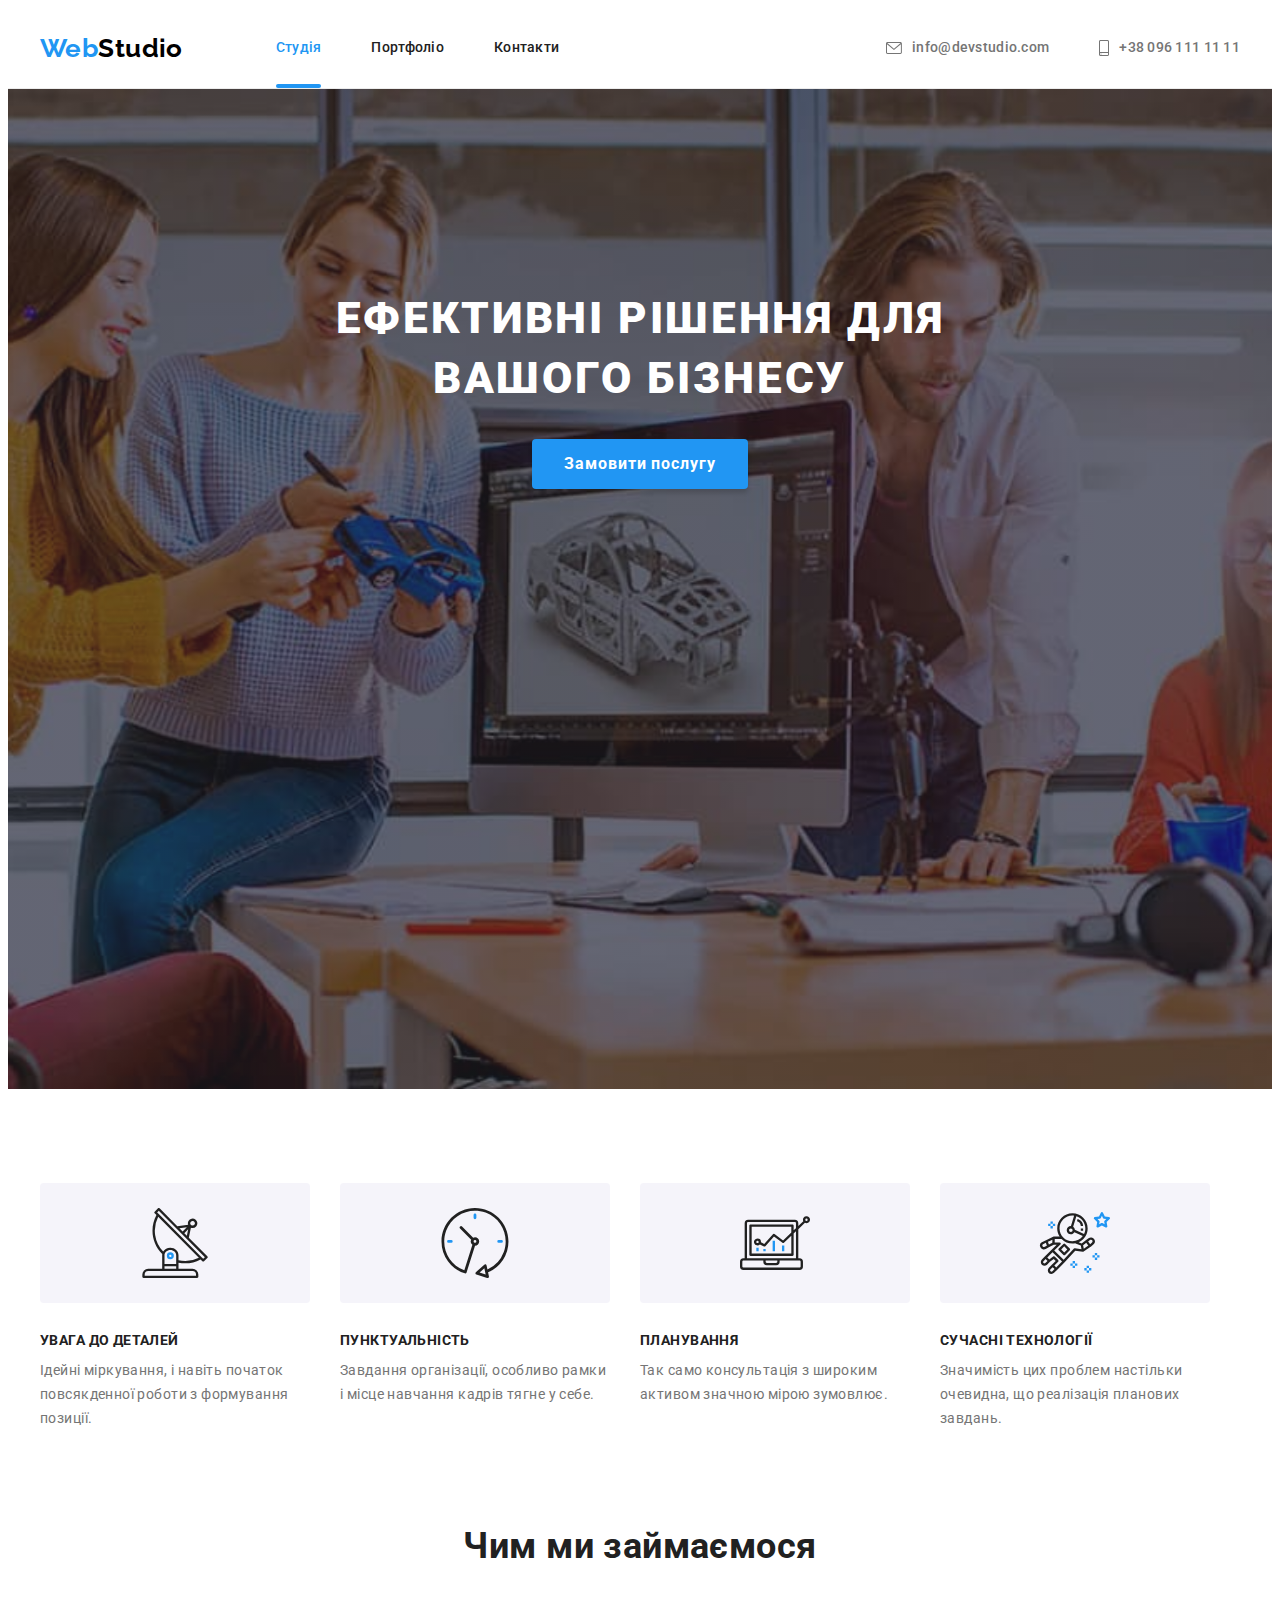
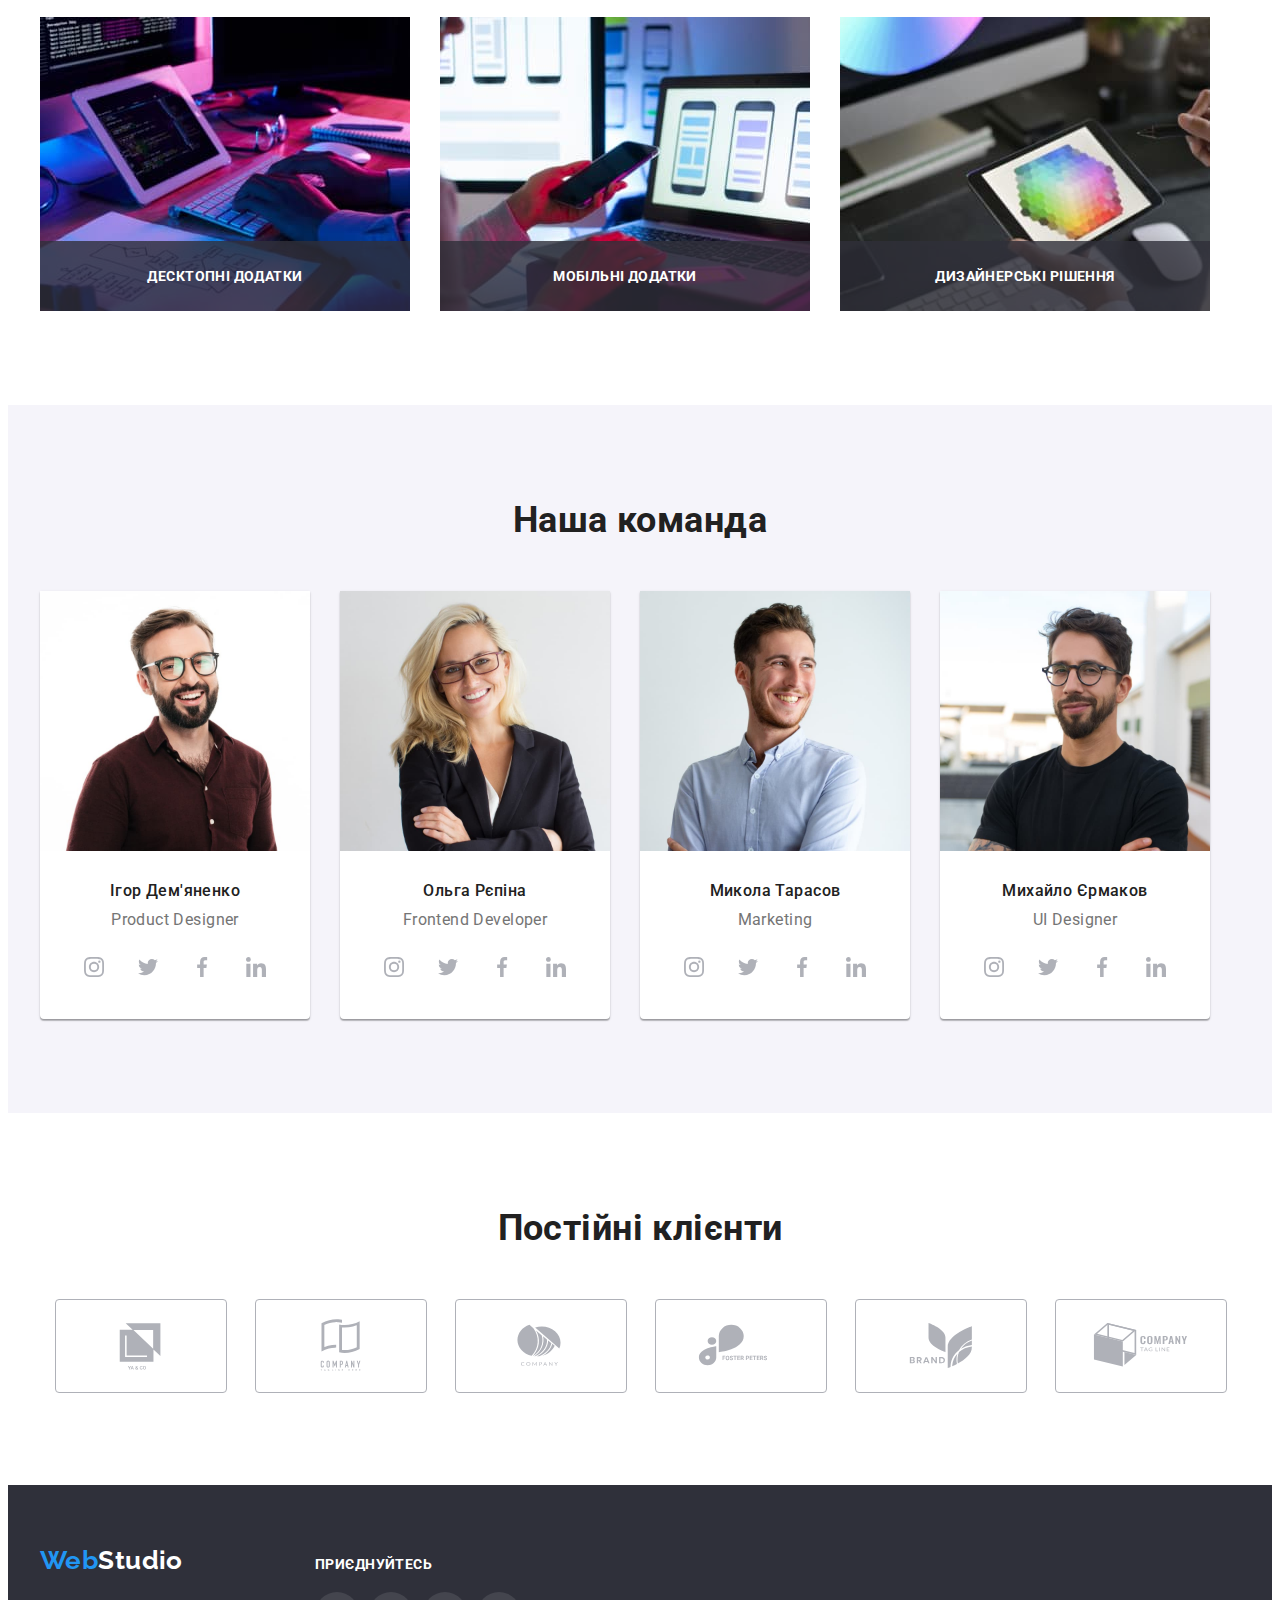
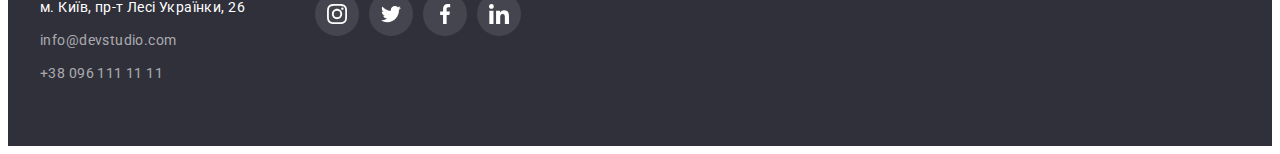
<file: index.html>
<!DOCTYPE html>
<html lang="uk">
  <head>
    <meta charset="UTF-8" />
    <meta http-equiv="X-UA-Compatible" content="IE=edge" />
    <meta name="viewport" content="width=device-width, initial-scale=1.0" />
    <title>Document</title>
    <link rel="preconnect" href="https://fonts.googleapis.com" />
    <link rel="preconnect" href="https://fonts.gstatic.com" crossorigin />
    <link
      href="https://fonts.googleapis.com/css2?family=Raleway:wght@700&family=Roboto:wght@400;500;700;900&display=swap"
      rel="stylesheet"
    />
    <link
      rel="stylesheet"
      href="https://cdnjs.cloudflare.com/ajax/libs/modern-normalize/1.1.0/modern-normalize.min.css"
      integrity="sha512-wpPYUAdjBVSE4KJnH1VR1HeZfpl1ub8YT/NKx4PuQ5NmX2tKuGu6U/JRp5y+Y8XG2tV+wKQpNHVUX03MfMFn9Q=="
      crossorigin="anonymous"
      referrerpolicy="no-referrer"
    />
    <link rel="stylesheet" href="./css/style.css" />
  </head>
  <body>
    <!-- Шапка сайта -->
    <header class="header">
      <div class="container main-nav">
        <a href="./index.html" class="logo link">Web<span class="logo-part">Studio</span></a>
        <nav class="header-navigation">
          <ul class="header-nav list">
            <li class="item"><a href="./index.html" class="nav-link link current">Студія</a></li>
            <li class="item"><a href="./portfolio.html" class="nav-link link">Портфоліо</a></li>
            <li class="item"><a href="" class="nav-link link">Контакти</a></li>
          </ul>
        </nav>
        <ul class="header-contact list">
          <li class="item">
            <a href="mailto:info@devstudio.com" class="link"><svg class="header-icon" width="16" height="12"><use href="./images/icons.svg#icon-envelope"></use></svg>info@devstudio.com</a>
          </li>
          <li class="item">
            <a href="tel:+380961111111" class="link"><svg class="header-icon" width="10" height="16"><use href="./images/icons.svg#icon-smartphone"></use></svg>+38 096 111 11 11</a>
          </li>
        </ul>
      </div>
    </header>
    <!-- Основний контент -->
    <main>
      <!-- Герой -->
      <section class="hero">
        <div class="container">
          <h1 class="hero-title">Ефективні рішення для вашого бізнесу</h1>
          <button type="button" class="hero-btn" data-modal-open>Замовити послугу</button>
        </div>
      </section>
      <!-- Преимущества -->
      <section class="section advantage">
        <div class="container">
          <h2 class="visually-hidden">Переваги</h2>
          <ul class="list">
            <li class="item">
              <h3 class="advantage-item">Увага до деталей</h3>
              <p class="advantage-text">
                Ідейні міркування, і навіть початок повсякденної роботи з формування позиції.
              </p>
            </li>
            <li class="item">
              <h3 class="advantage-item">Пунктуальність</h3>
              <p class="advantage-text">
                Завдання організації, особливо рамки і місце навчання кадрів тягне у себе.
              </p>
            </li>
            <li class="item">
              <h3 class="advantage-item">Планування</h3>
              <p class="advantage-text">
                Так само консультація з широким активом значною мірою зумовлює.
              </p>
            </li>
            <li class="item">
              <h3 class="advantage-item">Сучасні технології</h3>
              <p class="advantage-text">
                Значимість цих проблем настільки очевидна, що реалізація планових завдань.
              </p>
            </li>
          </ul>
        </div>
      </section>
      <!-- Чим ми займаємося -->
      <section class="section activity">
        <div class="container">
          <h2 class="section-title">Чим ми займаємося</h2>
          <ul class="list">
            <li>
              <img src="./images/box1.jpg" alt="Людина за компьютером пише код " width="370" />
              <p class="activity-text">Десктопні додатки</p>
            </li>
            <li>
              <img
                src="./images/box2.jpg"
                alt="Людина за компьютром зі смртфоном розробляє мобільний додаток"
                width="370"
              />
              <p class="activity-text">Мобільні додатки</p>
            </li>
            <li>
              <img src="./images/box3.jpg" alt="Людина працює на планшеті" width="370" />
              <p class="activity-text">Дизайнерські рішення</p>
            </li>
            
          </ul>
        </div>
      </section>
      <!-- Наша команда -->
      <section class="section team">
        <div class="container">
          <h2 class="section-title">Наша команда</h2>
          <ul class="team-list list">
            <li class="team-item">
              <img src="./images/img1.jpg" alt="Фото Ігоря Дем'яненко" width="270" />
              <div class="card">
                <h3 class="team-title">Ігор Дем'яненко</h3>
                <p lang="en" class="team-text">Product Designer</p>
                <ul class="team-soc-list list">
                  <li class="team-soc-item">
                    <a class="team-soc-link" href=""
                      ><svg class="team-soc-icon" width="20" height="20">
                        <use href="./images/icons.svg#icon-instagram"></use></svg
                    ></a>
                  </li>
                  <li class="team-soc-item">
                    <a class="team-soc-link" href=""
                      ><svg class="team-soc-icon" width="20" height="20">
                        <use href="./images/icons.svg#icon-twitter"></use></svg
                    ></a>
                  </li>
                  <li class="team-soc-item">
                    <a class="team-soc-link" href=""
                      ><svg class="team-soc-icon" width="20" height="20">
                        <use href="./images/icons.svg#icon-facebook"></use></svg
                    ></a>
                  </li>
                  <li class="team-soc-item">
                    <a class="team-soc-link" href=""
                      ><svg class="team-soc-icon" width="20" height="20">
                        <use href="./images/icons.svg#icon-linkedin"></use></svg
                    ></a>
                  </li>
                </ul>
              </div>
            </li>
            <li class="team-item">
              <img src="./images/img2.jpg" alt="Фото Ольга Рєпіна" width="270" />
              <div class="card">
                <h3 class="team-title">Ольга Рєпіна</h3>
                <p lang="en" class="team-text">Frontend Developer</p>
                <ul class="team-soc-list list">
                  <li class="team-soc-item">
                    <a class="team-soc-link" href=""
                      ><svg class="team-soc-icon" width="20" height="20">
                        <use href="./images/icons.svg#icon-instagram"></use></svg
                    ></a>
                  </li>
                  <li class="team-soc-item">
                    <a class="team-soc-link" href=""
                      ><svg class="team-soc-icon" width="20" height="20">
                        <use href="./images/icons.svg#icon-twitter"></use></svg
                    ></a>
                  </li>
                  <li class="team-soc-item">
                    <a class="team-soc-link" href=""
                      ><svg class="team-soc-icon" width="20" height="20">
                        <use href="./images/icons.svg#icon-facebook"></use></svg
                    ></a>
                  </li>
                  <li class="team-soc-item">
                    <a class="team-soc-link" href=""
                      ><svg class="team-soc-icon" width="20" height="20">
                        <use href="./images/icons.svg#icon-linkedin"></use></svg
                    ></a>
                  </li>
                </ul>
              </div>
            </li>
            <li class="team-item">
              <img src="./images/img3.jpg" alt="Фото Микола Тарасов" width="270" />
              <div class="card">
                <h3 class="team-title">Микола Тарасов</h3>
                <p lang="en" class="team-text">Marketing</p>
                <ul class="team-soc-list list">
                  <li class="team-soc-item">
                    <a class="team-soc-link" href=""
                      ><svg class="team-soc-icon" width="20" height="20">
                        <use href="./images/icons.svg#icon-instagram"></use></svg
                    ></a>
                  </li>
                  <li class="team-soc-item">
                    <a class="team-soc-link" href=""
                      ><svg class="team-soc-icon" width="20" height="20">
                        <use href="./images/icons.svg#icon-twitter"></use></svg
                    ></a>
                  </li>
                  <li class="team-soc-item">
                    <a class="team-soc-link" href=""
                      ><svg class="team-soc-icon" width="20" height="20">
                        <use href="./images/icons.svg#icon-facebook"></use></svg
                    ></a>
                  </li>
                  <li class="team-soc-item">
                    <a class="team-soc-link" href=""
                      ><svg class="team-soc-icon" width="20" height="20">
                        <use href="./images/icons.svg#icon-linkedin"></use></svg
                    ></a>
                  </li>
                </ul>
              </div>
            </li>
            <li class="team-item">
              <img src="./images/img4.jpg" alt="Фото Михайло Єрмаков" width="270" />
              <div class="card">
                <h3 class="team-title">Михайло Єрмаков</h3>
                <p lang="en" class="team-text">UI Designer</p>
                <ul class="team-soc-list list">
                  <li class="team-soc-item">
                    <a class="team-soc-link" href=""
                      ><svg class="team-soc-icon" width="20" height="20">
                        <use href="./images/icons.svg#icon-instagram"></use></svg
                    ></a>
                  </li>
                  <li class="team-soc-item">
                    <a class="team-soc-link" href=""
                      ><svg class="team-soc-icon" width="20" height="20">
                        <use href="./images/icons.svg#icon-twitter"></use></svg
                    ></a>
                  </li>
                  <li class="team-soc-item">
                    <a class="team-soc-link" href=""
                      ><svg class="team-soc-icon" width="20" height="20">
                        <use href="./images/icons.svg#icon-facebook"></use></svg
                    ></a>
                  </li>
                  <li class="team-soc-item">
                    <a class="team-soc-link" href=""
                      ><svg class="team-soc-icon" width="20" height="20">
                        <use href="./images/icons.svg#icon-linkedin"></use></svg
                    ></a>
                  </li>
                </ul>
              </div>
            </li>
          </ul>
        </div>
      </section>
      <!-- Постійні клієнти -->
      <section class="client section">
        <div class="container">
          <h2 class="section-title">Постійні клієнти</h2>
          <ul class="client-list list">
            <li class="client-item"><a class="client-link" href=""><svg class="client-icon" width="106" height="60"><use href="./images/icons.svg#icon-client1"</use></svg></a></li>
            <li class="client-item"><a class="client-link" href=""><svg class="client-icon" width="106" height="60"><use href="./images/icons.svg#icon-client2"</use></svg></a></li>
            <li class="client-item"><a class="client-link" href=""><svg class="client-icon" width="106" height="60"><use href="./images/icons.svg#icon-client3"</use></svg></a></li>
            <li class="client-item"><a class="client-link" href=""><svg class="client-icon" width="106" height="60"><use href="./images/icons.svg#icon-client4"</use></svg></a></li>
            <li class="client-item"><a class="client-link" href=""><svg class="client-icon" width="106" height="60"><use href="./images/icons.svg#icon-client5"</use></svg></a></li>
            <li class="client-item"><a class="client-link" href=""><svg class="client-icon" width="106" height="60"><use href="./images/icons.svg#icon-client6"</use></svg></a></li>
          </ul>
        </div>

      </section>
    </main>
    <!-- Футер -->
    <footer class="footer">
      <div class="footer-container container">
        <div>
          <a href="./index.html" class="logo link">Web<span class="footer-logo-part">Studio</span></a>
        <address class="footer-addres">
          <ul class="footer-list list">
            <li class="footer-item">
              <a
                href="https://www.google.com/maps/d/u/0/viewer?mid=10uSM3H-mIU3GznYo2szRIEphczw&hl=en_US&ll=50.42732700000001%2C30.538092&z=17"
                target="_blank"
                rel="noopener noreferrer"
                class="link footer-adress"
                >м. Київ, пр-т Лесі Українки, 26</a
              >
            </li>
            <li class="footer-item">
              <a href="mailto:info@devstudio.com" class="link footer-mail">info@devstudio.com</a>
            </li>
            <li class="footer-item">
              <a href="tel:+380961111111" class="link footer-tel">+38 096 111 11 11</a>
            </li>
          </ul>
        </address>
        </div>
        <div class="join">
          <p class="join-title">Приєднуйтесь</p>
          <ul class="join-list list">
            <li class="join-item"><a class="join-link" href=""><svg class="footer-soc-icon" width="20" height="20"><use href="./images/icons.svg#icon-instagram"</use></svg></a></li>
            <li class="join-item"><a class="join-link" href=""><svg class="footer-soc-icon" width="20" height="20"><use href="./images/icons.svg#icon-twitter"</use></svg></a></li>
            <li class="join-item"><a class="join-link" href=""><svg class="footer-soc-icon" width="20" height="20"><use href="./images/icons.svg#icon-facebook"</use></svg></a></li>
            <li class="join-item"><a class="join-link" href=""><svg class="footer-soc-icon" width="20" height="20"><use href="./images/icons.svg#icon-linkedin"</use></svg></a></li>
          </ul>
        </div>
      </div>
    </footer>
    <div class="backdrop is-hidden" data-modal>
      <div class="modal">
        <button type="button" class="modal-btn" data-modal-close>
          <svg width="11" height="11">
            <use href="./images/icons.svg#icon-close"></use>
          </svg>
        </button>
      </div>

    </div>
    <script src="./js/modal.js"></script>
  </body>
</html>
</file>
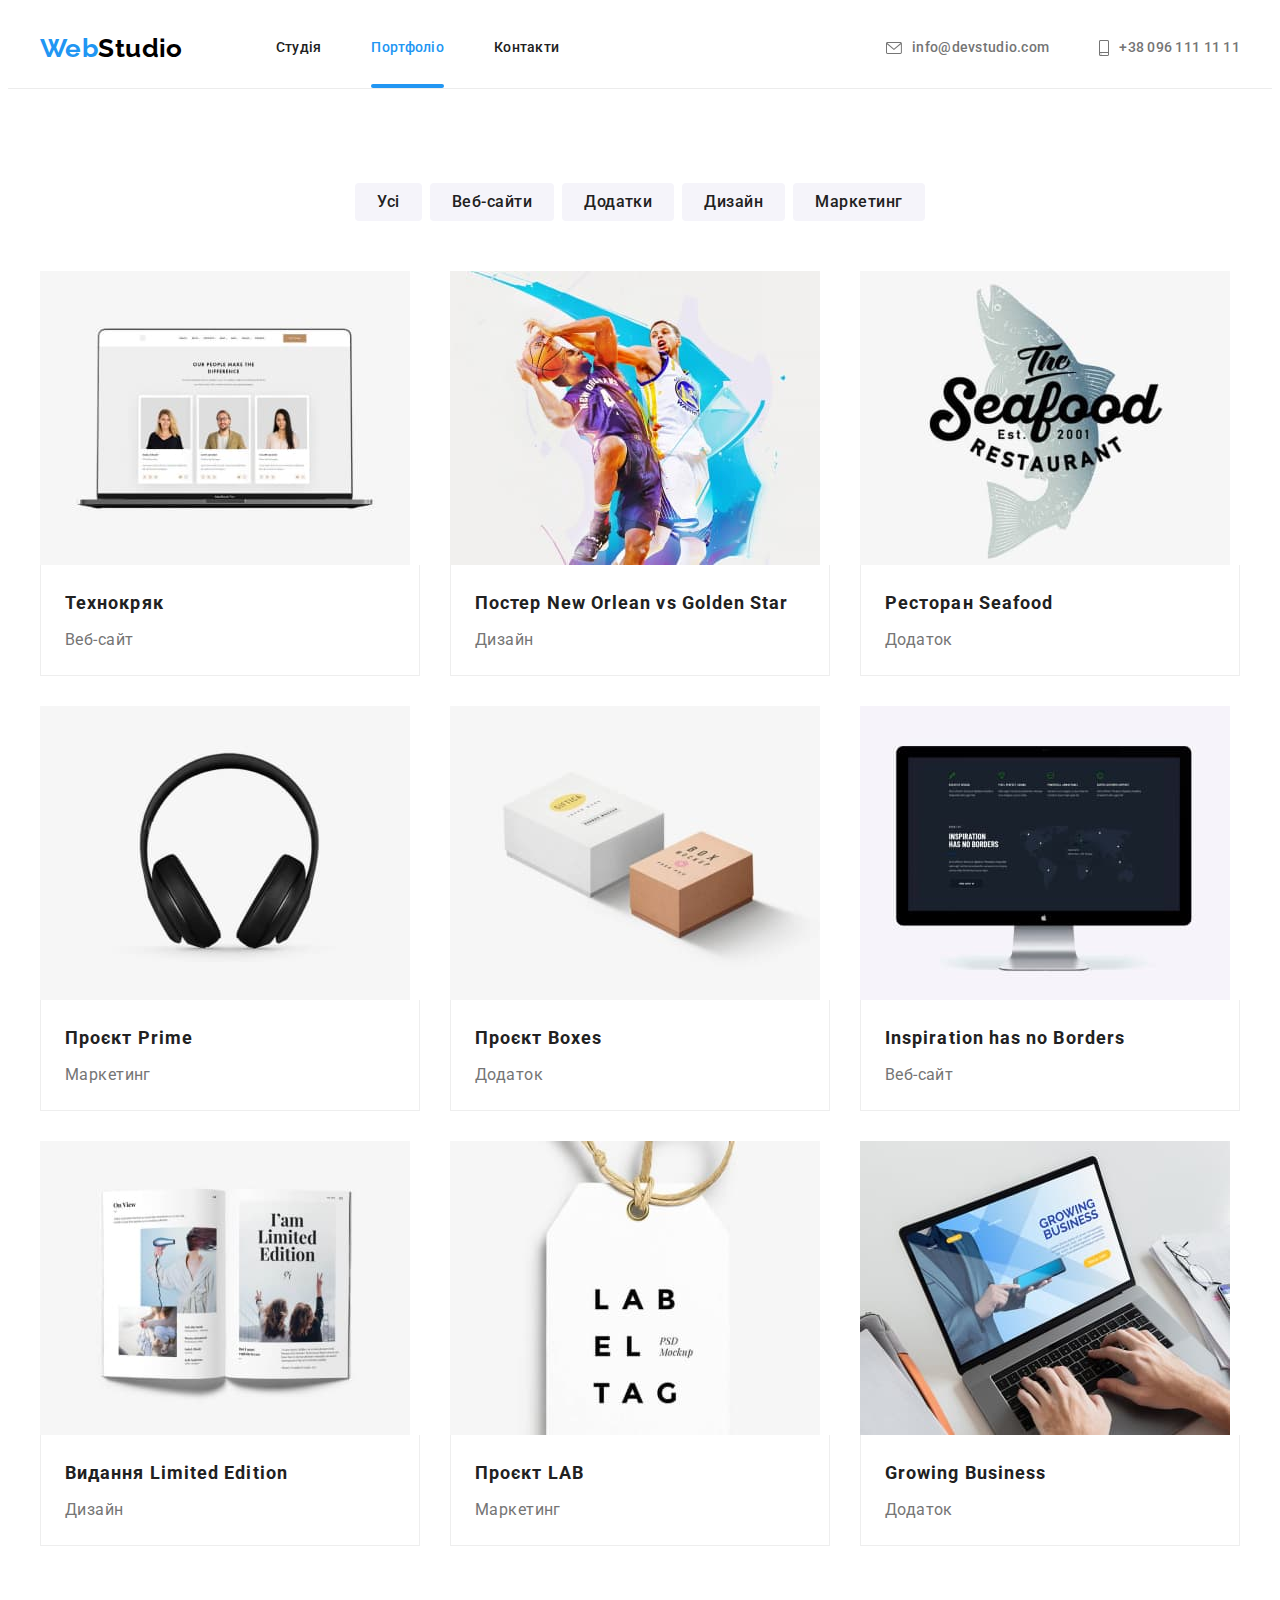
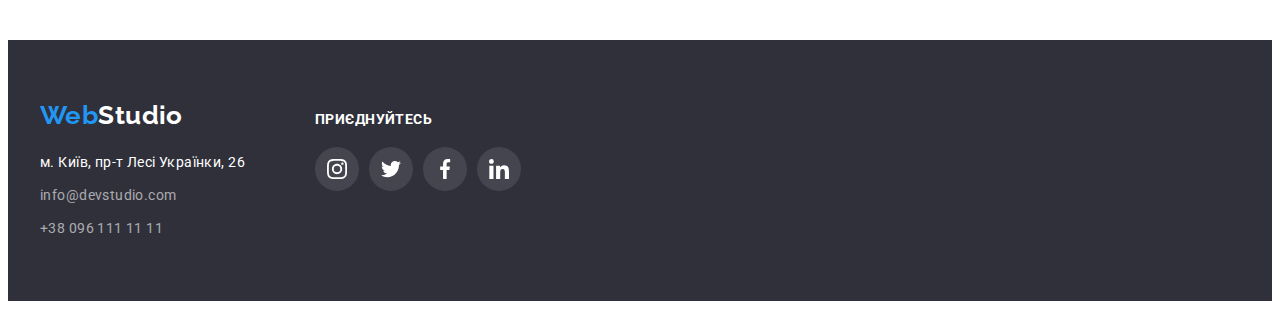
<file: portfolio.html>
<!DOCTYPE html>
<html lang="uk">
  <head>
    <meta charset="UTF-8" />
    <meta http-equiv="X-UA-Compatible" content="IE=edge" />
    <meta name="viewport" content="width=device-width, initial-scale=1.0" />
    <title>Document</title>
    <link rel="preconnect" href="https://fonts.googleapis.com" />
    <link rel="preconnect" href="https://fonts.gstatic.com" crossorigin />
    <link
      href="https://fonts.googleapis.com/css2?family=Raleway:wght@700&family=Roboto:wght@400;500;700;900&display=swap"
      rel="stylesheet"
    />
    <link
      rel="stylesheet"
      href="https://cdnjs.cloudflare.com/ajax/libs/modern-normalize/1.1.0/modern-normalize.min.css"
      integrity="sha512-wpPYUAdjBVSE4KJnH1VR1HeZfpl1ub8YT/NKx4PuQ5NmX2tKuGu6U/JRp5y+Y8XG2tV+wKQpNHVUX03MfMFn9Q=="
      crossorigin="anonymous"
      referrerpolicy="no-referrer"
    />
    <link rel="stylesheet" href="./css/style.css" />
  </head>
  <body>
    <!-- Шапка сайта -->
    <header class="header">
      <div class="container main-nav">
        <a href="./index.html" class="logo link">Web<span class="logo-part">Studio</span></a>
        <nav class="header-navigation">
          <ul class="header-nav list">
            <li class="item"><a href="./index.html" class="nav-link link">Студія</a></li>
            <li class="item">
              <a href="./portfolio.html" class="nav-link link current">Портфоліо</a>
            </li>
            <li class="item"><a href="" class="nav-link link">Контакти</a></li>
          </ul>
        </nav>
        <ul class="header-contact list">
          <li class="item">
            <a href="mailto:info@devstudio.com" class="link"
              ><svg class="header-icon" width="16" height="12">
                <use href="./images/icons.svg#icon-envelope"></use></svg
              >info@devstudio.com</a
            >
          </li>
          <li class="item">
            <a href="tel:+380961111111" class="link"
              ><svg class="header-icon" width="10" height="16">
                <use href="./images/icons.svg#icon-smartphone"></use></svg
              >+38 096 111 11 11</a
            >
          </li>
        </ul>
      </div>
    </header>
    <!-- Основний контент -->
    <main>
      <section class="portfolio">
        <div class="container portfolio-nav-galary">
          <h1 class="visually-hidden">Портфоліо</h1>
          <ul class="list list-btn">
            <li><button class="portfolio-btn" type="button">Усі</button></li>
            <li><button class="portfolio-btn" type="button">Веб-сайти</button></li>
            <li><button class="portfolio-btn" type="button">Додатки</button></li>
            <li><button class="portfolio-btn" type="button">Дизайн</button></li>
            <li><button class="portfolio-btn" type="button">Маркетинг</button></li>
          </ul>
          <ul class="list list-galary">
            <li class="portfolio-item item">
              <a class="portfolio-galary-link link" href="">
                <div class="portfolio-hover">
                  <img src="./images/portfolio1.jpg" alt="Фото людей на екрані ноутбука" width="370" />
                  <div class="portfolio-overlay">
                    <p class="porfolio-hover-text">Ресурс пропонує комплексні пропозиції з різним рівнем функціоналу та сервісів. Все це дозволить відвідувачу отримати вичерпні відомості про компанію чи приватну особу.</p>
                  </div>
                </div>
              <div class="portfolio-card">
                <h2 class="portfolio-title">Технокряк</h2>
                <p class="portfolio-text">Веб-сайт</p>
              </div>
              </a>
              
            </li>
            <li class="portfolio-item item">
              <a class="portfolio-galary-link link" href="">
                <div class="portfolio-hover">
                <img src="./images/portfolio2.jpg" alt="Два баскетблісти з м'ячем" width="370" />
                  <div class="portfolio-overlay">
                    <p class="porfolio-hover-text">Ресурс пропонує комплексні пропозиції з різним рівнем функціоналу та сервісів. Все це дозволить відвідувачу отримати вичерпні відомості про компанію чи приватну особу.</p>
                  </div>
                </div>
              <div class="portfolio-card">
                <h2 class="portfolio-title">
                  Постер <span lang="en">New Orlean vs Golden Star</span>
                </h2>
                <p class="portfolio-text">Дизайн</p>
              </div>
              </a>
            </li>
            <li class="portfolio-item item">
              <a class="portfolio-galary-link link" href="">
                <div class="portfolio-hover">
                 <img src="./images/portfolio3.jpg" alt="Логотип ресторану" width="370" />
                  <div class="portfolio-overlay">
                    <p class="porfolio-hover-text">Ресурс пропонує комплексні пропозиції з різним рівнем функціоналу та сервісів. Все це дозволить відвідувачу отримати вичерпні відомості про компанію чи приватну особу.</p>
                  </div>
                  </div>
                <div class="portfolio-card">
                  <h2 class="portfolio-title">Ресторан <span lang="en">Seafood</span></h2>
                  <p class="portfolio-text">Додаток</p>
                </div></a>
              
            </li>
            <li class="portfolio-item item">
              <a class="portfolio-galary-link link" href="">
                <div class="portfolio-hover">
                  <img src="./images/portfolio4.jpg" alt="Навушники" width="370" />
                  <div class="portfolio-overlay">
                    <p class="porfolio-hover-text">Ресурс пропонує комплексні пропозиції з різним рівнем функціоналу та сервісів. Все це дозволить відвідувачу отримати вичерпні відомості про компанію чи приватну особу.</p>
                  </div>
                  </div>
                <div class="portfolio-card">
                  <h2 class="portfolio-title">Проєкт <span lang="en">Prime</span></h2>
                  <p class="portfolio-text">Маркетинг</p>
                </div></a>
              
            </li>
            <li class="portfolio-item item">
              <a class="portfolio-galary-link link" href="">
                <div class="portfolio-hover">
                <img src="./images/portfolio5.jpg" alt="Дві коробки" width="370" />
                  <div class="portfolio-overlay">
                    <p class="porfolio-hover-text">Ресурс пропонує комплексні пропозиції з різним рівнем функціоналу та сервісів. Все це дозволить відвідувачу отримати вичерпні відомості про компанію чи приватну особу.</p>
                  </div>
                  </div>
                <div class="portfolio-card">
                  <h2 class="portfolio-title">Проєкт <span lang="en">Boxes</span></h2>
                  <p class="portfolio-text">Додаток</p>
                </div></a>
              
            </li>
            <li class="portfolio-item item">
              <a class="portfolio-galary-link link" href="">
                <div class="portfolio-hover">
                  <img src="./images/portfolio6.jpg" alt="Монітор" width="370" />
                 <div class="portfolio-overlay">
                    <p class="porfolio-hover-text">Ресурс пропонує комплексні пропозиції з різним рівнем функціоналу та сервісів. Все це дозволить відвідувачу отримати вичерпні відомості про компанію чи приватну особу.</p>
                  </div>
                  </div>
                <div class="portfolio-card">
                  <h2 class="portfolio-title" lang="en">Inspiration has no Borders</h2>
                  <p class="portfolio-text">Веб-сайт</p>
                </div></a>
              
            </li>
            <li class="portfolio-item item">
              <a class="portfolio-galary-link link" href="">
                <div class="portfolio-hover">
                 <img src="./images/portfolio7.jpg" alt="Відкрита книга" width="370" />
                 <div class="portfolio-overlay">
                    <p class="porfolio-hover-text">Ресурс пропонує комплексні пропозиції з різним рівнем функціоналу та сервісів. Все це дозволить відвідувачу отримати вичерпні відомості про компанію чи приватну особу.</p>
                  </div>
                  </div>
                <div class="portfolio-card">
                  <h2 class="portfolio-title">Видання <span lang="en">Limited Edition</span></h2>
                  <p class="portfolio-text">Дизайн</p>
                </div></a>
              
            </li>
            <li class="portfolio-item item">
              <a class="portfolio-galary-link link" href="">
                <div class="portfolio-hover">
                 <img src="./images/portfolio8.jpg" alt="Біла шильда на мотузці" width="370" />
                 <div class="portfolio-overlay">
                    <p class="porfolio-hover-text">Ресурс пропонує комплексні пропозиції з різним рівнем функціоналу та сервісів. Все це дозволить відвідувачу отримати вичерпні відомості про компанію чи приватну особу.</p>
                  </div>
                  </div>
                <div class="portfolio-card">
                  <h2 class="portfolio-title">Проєкт LAB</h2>
                  <p class="portfolio-text">Маркетинг</p>
                </div></a>
              
            </li>
            <li class="portfolio-item item">
              <a class="portfolio-galary-link link" href="">
                <div class="portfolio-hover">
                  <img
                   src="./images/portfolio9.jpg"
                    alt="Руки людинини на клавіатурі ноутбука"
                   width="370"
              />
                 <div class="portfolio-overlay">
                    <p class="porfolio-hover-text">Ресурс пропонує комплексні пропозиції з різним рівнем функціоналу та сервісів. Все це дозволить відвідувачу отримати вичерпні відомості про компанію чи приватну особу.</p>
                  </div>
                </div>
              <div class="portfolio-card">
                <h2 class="portfolio-title" lang="en">Growing Business</h2>
                <p class="portfolio-text">Додаток</p>
              </div></a>
              
            </li>
          </ul>
        </div>
      </section>
    </main>
    <!-- Футер -->
    <footer class="footer">
      <div class="footer-container container">
        <div>
          <a href="./index.html" class="logo link">Web<span class="footer-logo-part">Studio</span></a>
        <address class="footer-addres">
          <ul class="footer-list list">
            <li class="footer-item">
              <a
                href="https://www.google.com/maps/d/u/0/viewer?mid=10uSM3H-mIU3GznYo2szRIEphczw&hl=en_US&ll=50.42732700000001%2C30.538092&z=17"
                target="_blank"
                rel="noopener noreferrer"
                class="link footer-adress"
                >м. Київ, пр-т Лесі Українки, 26</a
              >
            </li>
            <li class="footer-item">
              <a href="mailto:info@devstudio.com" class="link footer-mail">info@devstudio.com</a>
            </li>
            <li class="footer-item">
              <a href="tel:+380961111111" class="link footer-tel">+38 096 111 11 11</a>
            </li>
          </ul>
        </address>
        </div>
        <div class="join">
          <h3 class="join-title">Приєднуйтесь</h3>
          <ul class="join-list list">
            <li class="join-item"><a class="join-link" href=""><svg class="footer-soc-icon" width="20" height="20"><use href="./images/icons.svg#icon-instagram"</use></svg></a></li>
            <li class="join-item"><a class="join-link" href=""><svg class="footer-soc-icon" width="20" height="20"><use href="./images/icons.svg#icon-twitter"</use></svg></a></li>
            <li class="join-item"><a class="join-link" href=""><svg class="footer-soc-icon" width="20" height="20"><use href="./images/icons.svg#icon-facebook"</use></svg></a></li>
            <li class="join-item"><a class="join-link" href=""><svg class="footer-soc-icon" width="20" height="20"><use href="./images/icons.svg#icon-linkedin"</use></svg></a></li>
          </ul>
        </div>
      </div>
    </footer>

  </body>
</html>
</file>
<file: css/style.css>
:root {
  --primary-text-color: #212121;
  --text-color: #757575;
  --accent-color: #2196f3;
  --primary-white-color: #ffffff;
  --main-background: #ffffff;
  --page-background: #2f303a;
  --secondary-background: #f5f4fa;
  --logo-part-color: #000000;
  --background-button: #188ce8;
  --cubic-bezier: cubic-bezier(0.4, 0, 0.2, 1);
}

body {
  font-family: Roboto, sans-serif;
  font-size: 14px;
  letter-spacing: 0.03em;
  color: var(--primary-text-color);
  background: var(--main-background-);
}

/* Сброс */

h1,
h2,
h3,
h4,
h5,
h6,
p,
ul {
  margin: 0;
}

ul {
  padding-left: 0;
}
img {
  display: block;
  max-width: 100%;
  height: auto;
}

address {
  font-style: normal;
}

button {
  display: block;
  cursor: pointer;
  border: none;
  border-radius: 4px;
}

.section {
  padding-top: 94px;
  padding-bottom: 94px;
}

.container {
  width: 1200px;
  padding: 0 15px;
  margin: 0 auto;
  /* outline: 2px solid red; */
}

.link {
  text-decoration: none;
  //color: inherit;
}
.list {
  list-style: none;
  padding-left: 0;
  margin: 0;
}

/* Header */
.header {
  border-bottom: 1px solid #ececec;
}

.main-nav {
  display: flex;
  align-items: center;
}

.logo {
  font-family: 'Raleway';
  font-weight: 700;
  font-size: 26px;
  line-height: 1.19;
  color: var(--accent-color);
}
.logo-part {
  color: var(--logo-part-color);
}

.header-navigation {
  margin-left: 93px;
}

.header-nav {
  display: flex;
}

.nav-link {
  display: block;
  padding-top: 32px;
  padding-bottom: 32px;
  font-family: inherit;
  font-weight: 500;
  font-size: 14px;
  line-height: 1.14;
  letter-spacing: 0.02em;
  color: var(--primary-text-color);
  transition: color 250ms var(--cubic-bezier);
}

.header-nav .item + .item {
  margin-left: 50px;
}

.nav-link:hover,
.nav-link:focus {
  color: var(--accent-color);
}

.header-contact .link {
  transition: color 250ms var(--cubic-bezier);
}

.header-contact .link:hover,
.header-contact .link:focus {
  color: var(--accent-color);
}

.current {
  color: var(--accent-color);
  position: relative;
}

.current::after {
  position: absolute;
  content: '';
  width: 100%;
  height: 4px;
  left: 0;
  bottom: 0;
  background: #2196f3;
  border-radius: 2px;
}

.header-contact {
  display: flex;
  align-items: center;
  margin-left: auto;
}

.header-contact .item + .item {
  margin-left: 50px;
}

.header-contact .link {
  display: flex;
  padding-top: 32px;
  padding-bottom: 32px;
  font-family: inherit;
  font-weight: 500;
  line-height: 1.14;
  letter-spacing: 0.02em;
  color: var(--text-color);
  align-items: center;
}

.header-icon {
  margin-right: 10px;
  fill: currentColor;
}

/* Hero */
.hero {
  max-width: 1600px;
  height: 600px;
  margin-left: auto;
  margin-right: auto;

  padding-top: 200px;
  padding-bottom: 200px;

  background: var(--page-background);
  background-image: linear-gradient(rgba(47, 48, 58, 0.4), rgba(47, 48, 58, 0.4)),
    url(../images/hero-background.jpg);
  background-repeat: no-repeat;
  background-position: center;
  background-size: cover;

  text-align: center;
}

.hero-title {
  margin-right: auto;
  margin-left: auto;
  font-weight: 900;
  font-size: 44px;
  line-height: 1.36;
  text-align: center;
  letter-spacing: 0.06em;
  text-transform: uppercase;
  color: var(--primary-white-color);
  margin-bottom: 30px;
  max-width: 696px;
}
.hero-btn {
  margin-right: auto;
  margin-left: auto;
  font-family: inherit;
  font-weight: 700;
  font-size: 16px;
  line-height: 1.88;
  display: flex;
  align-items: center;
  text-align: center;
  letter-spacing: 0.06em;
  color: var(--primary-white-color);
  background: var(--accent-color);
  cursor: pointer;
  box-shadow: 0px 4px 4px rgba(0, 0, 0, 0.15);
  border-radius: 4px;
  border-style: none;
  padding: 10px 32px;
  transition: background-color 250ms var(--cubic-bezier);
}

.hero-btn:hover,
.hero-btn:focus {
  background-color: var(--background-button);
}

/* Main */
.section-title {
  font-weight: 700;
  font-size: 36px;
  line-height: 1.17;
  text-align: center;
  color: var(--primary-text-color);
  margin-bottom: 50px;
}

/* Преимущества */
.advantage {
  padding-top: 94px;
  padding-bottom: 94px;
}

.visually-hidden {
  position: absolute;
  white-space: nowrap;
  width: 1px;
  height: 1px;
  overflow: hidden;
  border: 0;
  padding: 0;
  clip: rect(0 0 0 0);
  clip-path: inset(50%);
  margin: -1px;
}

.advantage .list {
  display: flex;
  gap: 30px;
}

.advantage .item {
  max-width: 270px;
}

.advantage .item::before {
  display: block;
  content: '';
  height: 120px;
  /* outline: 2px solid red; */
  background: #f5f4fa;
  background-position: center;
  background-size: contain;
  border-radius: 4px;
  margin-bottom: 30px;
}

.advantage .item:nth-child(1)::before {
  background-image: url(..//images/advantage1.svg);
}

.advantage .item:nth-child(2)::before {
  background-image: url(..//images/advantage2.svg);
}

.advantage .item:nth-child(3)::before {
  background-image: url(..//images/advantage3.svg);
}

.advantage .item:nth-child(4)::before {
  background-image: url(..//images/advantage4.svg);
}

.advantage-item {
  font-weight: 700;
  font-size: 14px;
  line-height: 1.14;
  text-transform: uppercase;
  color: var(--primary-text-color);
  margin-bottom: 10px;
}

.advantage-text {
  line-height: 1.71;
  color: var(--text-color);
}

/* Чим ми займаємось */

.activity {
  padding-top: 0;
}
.activity .list {
  display: flex;
  gap: 30px;
  position: relative;
}

.activity-text {
  position: absolute;
  display: flex;
  align-items: center;
  justify-content: center;
  width: 370px;
  height: 70px;
  font-weight: 700;
  line-height: 1, 14;
  text-transform: uppercase;
  color: var(--primary-white-color);
  background-color: rgba(47, 48, 58, 0.8);
  bottom: 0px;
}

/* Наша команда */

.team {
  background-color: var(--secondary-background);
  padding-top: 94px;
  padding-bottom: 94px;
}

.team-list {
  display: flex;
  gap: 30px;
}

.team-item {
  background-color: var(--main-background);
  box-shadow: 0px 1px 3px rgba(0, 0, 0, 0.12), 0px 1px 1px rgba(0, 0, 0, 0.14),
    0px 2px 1px rgba(0, 0, 0, 0.2);
  border-radius: 0px 0px 4px 4px;
}
.team-title {
  font-weight: 500;
  font-size: 16px;
  line-height: 1.19;
  text-align: center;
  color: var(--primary-text-color);
  margin-bottom: 10px;
}
.team-text {
  font-size: 16px;
  line-height: 1.19;
  text-align: center;
  color: var(--text-color);
  margin-bottom: 16px;
}

.card {
  padding-top: 30px;
  padding-bottom: 30px;
}

.team-soc-list {
  display: flex;
  justify-content: center;
  gap: 10px;
  margin-right: 32px;
  margin-left: 32px;
}

.team-soc-item {
  width: 44px;
  height: 44px;
}

.team-soc-link {
  width: 100%;
  height: 100%;
  border-radius: 50%;
  display: flex;
  align-items: center;
  justify-content: center;
  color: #afb1b8;
  transition: color 250ms var(--cubic-bezier), background-color 250ms var(--cubic-bezier);
}

.team-soc-icon {
  fill: currentColor;
}

.team-soc-link:hover,
.team-soc-link:focus {
  color: var(--primary-white-color);
  background-color: var(--accent-color);
}

/* Постійні клієнти */

.client-list {
  display: flex;
  justify-content: center;
  gap: 30px;
}

.client-item {
  width: 170px;
  height: 92px;
}

.client-link {
  display: flex;
  width: 100%;
  height: 100%;
  border: 1px solid #afb1b8;
  border-radius: 4px;
  align-items: center;
  justify-content: center;
  color: #afb1b8;
  transition: color 250ms var(--cubic-bezier), border 250ms var(--cubic-bezier);
}

.client-icon {
  fill: currentColor;
}

.client-link:hover,
.client-link:focus {
  color: var(--accent-color);
  border: 1px solid var(--accent-color);
}

/* Футер */
.footer {
  background: var(--page-background);
  padding-top: 60px;
  padding-bottom: 60px;
}

.footer-logo-part {
  color: var(--primary-white-color);
}

.footer-addres {
  margin-top: 20px;
}

.footer-list a {
  transition: color 250ms var(--cubic-bezier);
}

.footer-list a:hover,
.footer-list a:focus {
  color: var(--accent-color);
}

.footer-adress {
  font-family: inherit;
  line-height: 1.71;
  color: var(--primary-white-color);
}

.footer-item:not(:last-child) {
  margin-bottom: 9px;
}

.footer-mail,
.footer-tel {
  font-family: inherit;
  font-style: normal;
  line-height: 1.71;
  color: rgba(255, 255, 255, 0.6);
}

.footer-container {
  display: flex;
  align-items: baseline;
}

.join {
  margin-left: 70px;
}

.join-title {
  font-weight: 700;
  font-size: 14px;
  line-height: 16px;
  letter-spacing: 0.03em;
  text-transform: uppercase;
  color: #ffffff;
  margin-bottom: 20px;
}

.join-list {
  display: flex;
  gap: 10px;
}

.join-item {
  width: 44px;
  height: 44px;
}

.join-link {
  display: flex;
  width: 100%;
  height: 100%;
  border-radius: 50%;
  background: rgba(255, 255, 255, 0.1);
  color: var(--primary-white-color);
  align-items: center;
  justify-content: center;
  transition: background-color 250ms var(--cubic-bezier);
}

.footer-soc-icon {
  fill: currentColor;
}

.join-link:hover,
.join-link:focus {
  background-color: var(--accent-color);
}
/* -------Портфоліо-------- */

.portfolio {
  padding-top: 94px;
  padding-bottom: 94px;
}

.portfolio-nav-galary .list {
  display: flex;
}

.list-btn {
  justify-content: center;
  gap: 8px;
  margin-bottom: 50px;
}

.list-galary {
  flex-wrap: wrap;
  padding-right: 0;
}

.list-galary .item {
  width: calc((100% - 60px) / 3);
  margin-right: 30px;
  margin-bottom: 30px;
}
.list-galary .item:nth-child(3n) {
  margin-right: 0;
}

.list-galary .item:nth-last-child(-n + 3) {
  margin-bottom: 0;
}

.portfolio-title {
  margin-bottom: 4px;
  font-weight: 700;
  font-size: 18px;
  line-height: 2;
  letter-spacing: 0.06em;
  color: var(--primary-text-color);
}

.portfolio-text {
  font-size: 16px;
  line-height: 1.88;
  color: var(--text-color);
}

.portfolio-btn {
  font-family: inherit;
  font-weight: 500;
  font-size: 16px;
  line-height: 1.62;
  letter-spacing: 0.03em;
  text-align: center;
  color: var(--primary-text-color);
  background-color: var(--secondary-background);
  cursor: pointer;
  border-style: none;
  border-radius: 4px;
  padding: 6px 22px;
  transition: background-color 250ms var(--cubic-bezier), color 250ms var(--cubic-bezier),
    box-shadow 250ms var(--cubic-bezier);
}

.portfolio-btn:hover,
.portfolio-btn:focus {
  background-color: var(--accent-color);
  color: var(--primary-white-color);
  box-shadow: 0px 3px 1px rgba(0, 0, 0, 0.1), 0px 1px 2px rgba(0, 0, 0, 0.08),
    0px 2px 2px rgba(0, 0, 0, 0.12);
}
.portfolio-card {
  padding: 20px 24px;
  border-right: 1px solid #eeeeee;
  border-bottom: 1px solid #eeeeee;
  border-left: 1px solid #eeeeee;
}

.portfolio-galary-link {
  display: block;
}

.portfolio-galary-link {
  transition: box-shadow 250ms var(--cubic-bezier);
}

.portfolio-galary-link:hover,
.portfolio-galary-link:focus {
  box-shadow: 0px 1px 1px rgba(0, 0, 0, 0.12), 0px 4px 4px rgba(0, 0, 0, 0.06),
    1px 4px 6px rgba(0, 0, 0, 0.16);
}

.portfolio-hover {
  position: relative;
  width: 370px;
  height: 294px;
  overflow: hidden;
}

.portfolio-overlay {
  position: absolute;
  width: 100%;
  height: 100%;
  background: rgba(33, 150, 243, 0.9);
  opacity: 0;
  transform: translateY(0);
  transition: transform 250ms var(--cubic-bezier), opacity 250ms var(--cubic-bezier);
}

.porfolio-hover-text {
  position: absolute;
  width: 322px;
  height: 168px;
  font-size: 18px;
  line-height: 1.56;
  color: #ffffff;
  left: 50%;
  top: 50%;
  transform: translate(-50%, -50%);
  transition: transform 250ms cubic-bezier(0.4, 0, 0.2, 1);
}

.portfolio-item:hover .portfolio-overlay,
.portfolio-item:focus .portfolio-overlay {
  opacity: 1;
  transform: translateY(-100%);
}

.backdrop {
  width: 100%;
  height: 100%;
  position: fixed;
  top: 0;
  opacity: 1;
  background-color: rgba(0, 0, 0, 0.2);
  transition: opacity 250ms var(--cubic-bezier), visibility 250ms var(--cubic-bezier);
}

.modal {
  width: 528px;
  min-height: 581px;
  position: absolute;
  top: 50%;
  left: 50%;
  background-color: var(--main-background);
  box-shadow: 0px 1px 3px rgba(0, 0, 0, 0.12), 0px 1px 1px rgba(0, 0, 0, 0.14),
    0px 2px 1px rgba(0, 0, 0, 0.2);
  border-radius: 4px;
  transform: translate(-50%, -50%) scale(1);
  transition: transform 250ms var(--cubic-bezier);
}

.backdrop.is-hidden .modal {
  transform: translate(-50%, -50%) scale(0);
}

.modal-btn {
  width: 30px;
  height: 30px;
  position: absolute;
  background-color: var(--main-background);
  border-radius: 50%;
  border: 1px solid rgba(0, 0, 0, 0.1);
  top: 8px;
  right: 8px;
  display: flex;
  align-items: center;
  justify-content: center;
  padding: 0;
  cursor: pointer;
}

.is-hidden {
  opacity: 0;
  visibility: hidden;
  pointer-events: none;
}
</file>
